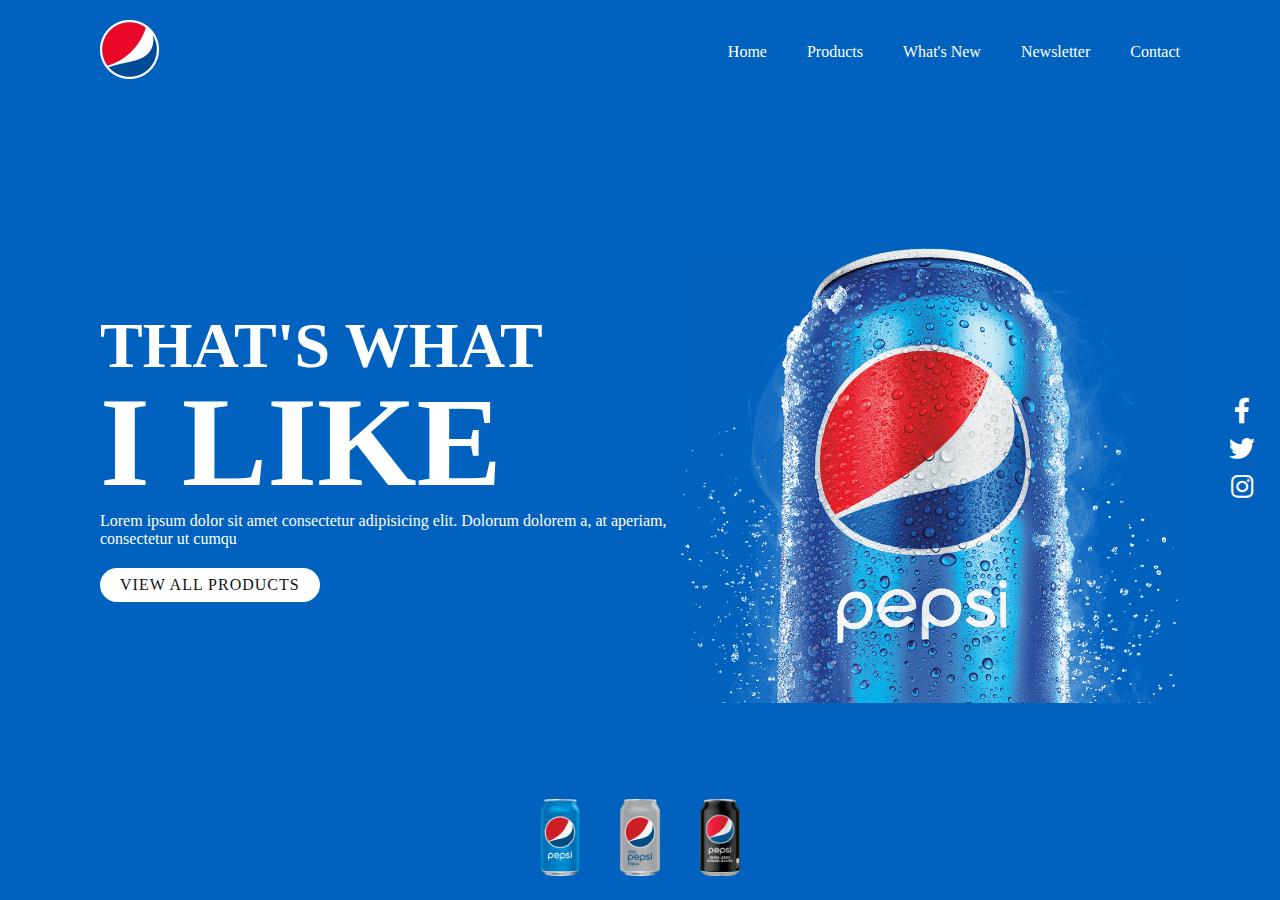
<file: index.html>
<!DOCTYPE html>
<html lang="en">
<head>
    <meta charset="UTF-8">
    <meta http-equiv="X-UA-Compatible" content="IE=edge">
    <meta name="viewport" content="width=device-width, initial-scale=1.0">
    <link rel="stylesheet" href="https://cdnjs.cloudflare.com/ajax/libs/font-awesome/5.15.2/css/all.min.css">
    <link rel="stylesheet" href="./style.css">
    <title>pepsi</title>
</head>
<body>
 <section class="sec">
    <header>
        <a href="#"><img src="./logo.png" class="logo"></a>
        <ul>
            <li><a href="#">Home</a></li>
            <li><a href="#">Products</a></li>
            <li><a href="#">What's New</a></li>
            <li><a href="#">Newsletter</a></li>
            <li><a href="#">Contact</a></li>
        </ul>
    </header>
    <div class="content">
        <div class="textBox">
            <h2>That's What <br> <span> I like</span> </h2>
            <p class="text">Lorem ipsum dolor sit amet consectetur adipisicing elit. Dolorum dolorem a, at aperiam, consectetur ut cumqu</p>
            <a href="products.html">View All Products</a>
        </div>
        <div class="imgBox">
            <img src="./twil-can.png" alt="001" class="pepsi">
        </div>
    </div>
    <ul class="thumb">
        <li><img src="./1.png" alt="a" onclick="changeBgcolor('#0062be')"></li>
        <li><img src="./2.png" alt="b" onclick="changeBgcolor('#e60c2c')"></li>
        <li><img src="./3.png" alt="c" onclick="changeBgcolor('#1e1e1e')"></li>
    </ul>
    <ul class="sci">
        <li><a href="#"><i class="fab fa-facebook-f"></i></a></li>
        <li><a href="#"><i class="fab fa-twitter"></i></a></li>
        <li><a href="#"><i class="fab fa-instagram"></i></a></li>
    </ul>
 </section>
 <script type="text/javascript"> 
    function changeBgcolor(color){
        const sec=document.querySelector(".sec");
        sec.style.background=color;
    }
 </script>
</body>
</html>
</file>
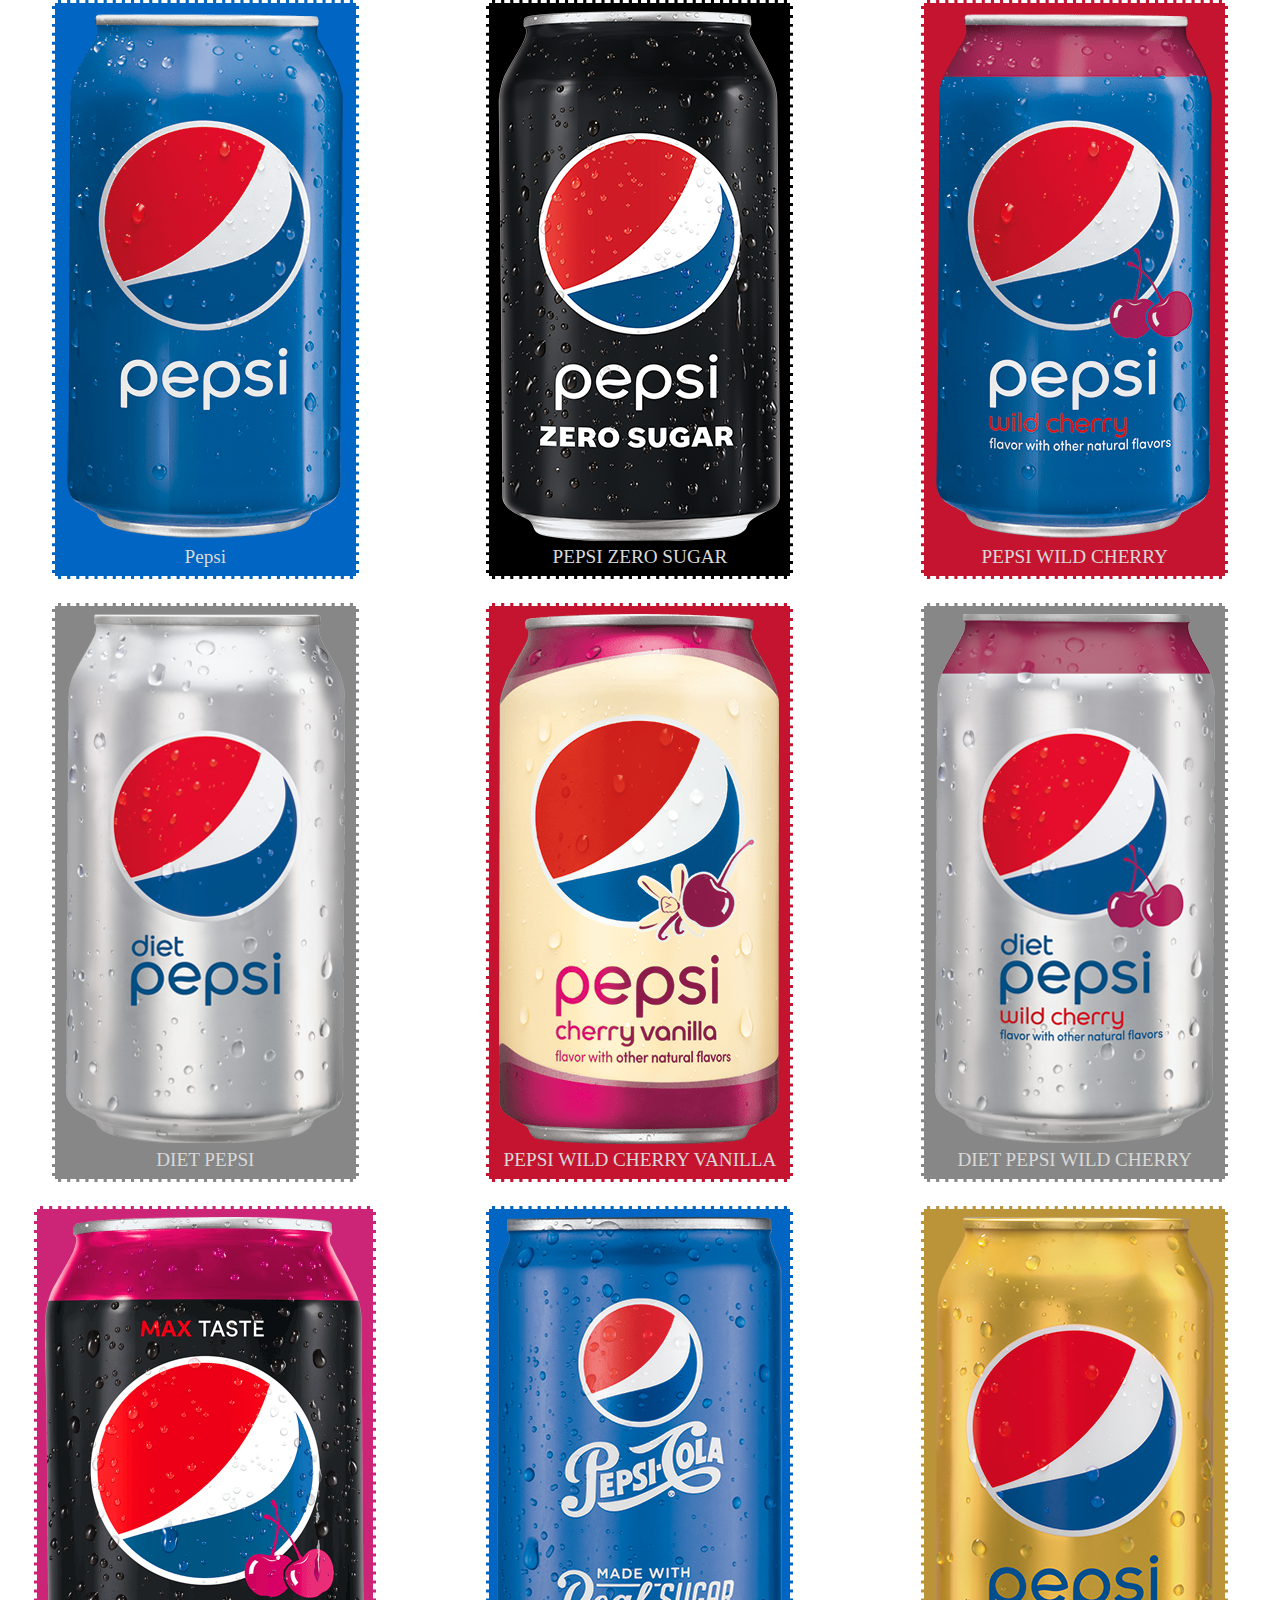
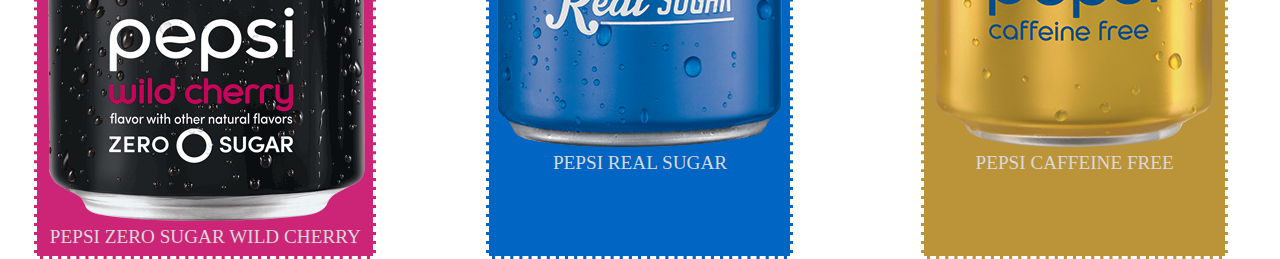
<file: products.html>
<!DOCTYPE html>
<html lang="en">
<head>
    <meta charset="UTF-8">
    <meta http-equiv="X-UA-Compatible" content="IE=edge">
    <meta name="viewport" content="width=device-width, initial-scale=1.0">
    <link href="https://fonts.googleapis.com/css?family=Pacifico" rel="stylesheet">
    <link rel="stylesheet" href="./style.css">
    <title>Products</title>
</head>
<body>

    <div class="gallery-grid">
        <figure class="gallery-frame" style="background-color: #0065C3 ;">
          <img class="gallery-img" src="./img/1.1.png">
          <figcaption>Pepsi</figcaption>
        </figure>
        <figure class="gallery-frame" style="background-color: #000000;">
            <img class="gallery-img" src="./img/1.2.png">
            <figcaption>PEPSI ZERO SUGAR</figcaption>
          </figure>
          <figure class="gallery-frame" style="background-color:#C5142F;">
            <img class="gallery-img" src="./img/1.3.png">
            <figcaption>PEPSI WILD CHERRY</figcaption>
          </figure>
          <figure class="gallery-frame" style="background-color: #878787;">
            <img class="gallery-img" src="./img/1.4.png">
            <figcaption>DIET PEPSI</figcaption>
          </figure>
          <figure class="gallery-frame" style="background-color: #C5142F;">
            <img class="gallery-img" src="./img/1.5.png">
            <figcaption> PEPSI WILD CHERRY VANILLA</figcaption>
          </figure>
          <figure class="gallery-frame" style="background-color: #878787;">
            <img class="gallery-img" src="./img/1.6.png">
            <figcaption> DIET PEPSI WILD CHERRY</figcaption>
          </figure>
          <figure class="gallery-frame" style="background-color: #CC2578;">
            <img class="gallery-img" src="./img/1.7.png">
            <figcaption>PEPSI ZERO SUGAR WILD CHERRY</figcaption>
          </figure>
          <figure class="gallery-frame" style="background-color: #0065C3;">
            <img class="gallery-img" src="./img/1.8.png">
            <figcaption>PEPSI REAL SUGAR</figcaption>
          </figure>
          <figure class="gallery-frame" style="background-color: #BB9339;">
            <img class="gallery-img" src="./img/1.9.png">
            <figcaption> PEPSI CAFFEINE FREE</figcaption>
          </figure>
      </div>
    
</body>
</html>
</file>
<file: style.css>
*{
    margin: 0;
    padding: 0;
    box-sizing: border-box;
    list-style: none;
}
section{
    position: relative;
    width: 100%;
    min-height: 100vh;
    padding: 100px;
    display: flex;
    justify-content: space-between;
    align-items: center;
    background: #0062be;
    transition: 0.5s;
}
header{
    position: absolute;
    top: 0;
    left: 0;
    width: 100%;
    padding: 20px 100px;
    display: flex;
    justify-content: space-between;
    align-items: center;
}
header .logo{
    position: relative;
    max-width: 80px;
    transition: transform .2s ease-in-out;
}
header .logo:hover{
    transform: rotate(360deg);
}
header ul{
    position: relative;
    display: flex;
}
header ul li a{
    display: inline-block;
    color: #fff;
    font-weight: 400;
    margin-left: 40px;
    text-decoration: none;
}
.content{
    position: relative;
    width: 100%;
    display: flex;
    justify-content: space-between;
    align-items: center;
}
.content .textBox{
    position: relative;
    max-width: 600px;
}
.content .textBox h2{
    color: #fff;
    font-size: 4em;
    line-height: 1.5em;
    font-weight: 900;
    text-transform: uppercase;
}
.content .textBox h2 span{
    font-size: 2em;
}
.content .textBox p{
    color: #fff;
}
.content .textBox a{
    display: inline-block;
    margin-top: 20px;
    padding: 8px 20px;
    background: #fff;
    color: #111;
    border-radius: 40px;
    font-weight: 500;
    letter-spacing: 1px;
    text-transform: uppercase;
    text-decoration: none;
}
.content .imgBox{
    width: 600px;
    display: flex;
    padding-right: 0px;
    margin-top: 50px;
    justify-content: flex-end;
}
.content .imgBox img{
    max-width: 500px;

}
.thumb{
    position: absolute;
    left: 50%;
    bottom: 20px;
    transform: translateX(-50%);
    display: flex;
}
.thumb li{
    list-style: none;
    display: inline-block;
    margin: 0  20px;
    cursor: pointer;
    transition: 0.5s;
}
.thumb li:hover{
    transform: translateY(-15px);
}
.thumb li img{
    max-width: 40px;
}
.sci{
    position: absolute;
    top: 50%;
    right: 30px;
    transform: translateY(-50%);
    display: flex;
    justify-content: center;
    align-items: center;
    flex-direction: column;
}
.sci li a{
    display: inline-block;
    margin: 10px 0;
    transform: scale(1.6);
    color:#fff ;
}


/* First the Grid */

.gallery-grid {
    display: grid;
    grid-template-columns: repeat(auto-fit, minmax(350px, 1fr));
    grid-gap:1.5rem;
    justify-items: center;
    margin: 0;
    padding: 0;
  }
  
  /* The Picture Frame */
  .gallery-frame {
    padding: .5rem;
    font-size: 1.2rem;
    text-align: center;
    background-color: #333;
    color: #d9d9d9;
  }
  
  /* The Images */
  .gallery-img {
    max-width: 100%;
    height: auto;
    object-fit: cover;
    transition: opacity 0.25s ease-in-out;
  }
  
  .gallery-img:hover {
    opacity: .6;
  }
  .gallery-frame{
     border: 3px dashed #fff;
  }
</file>
